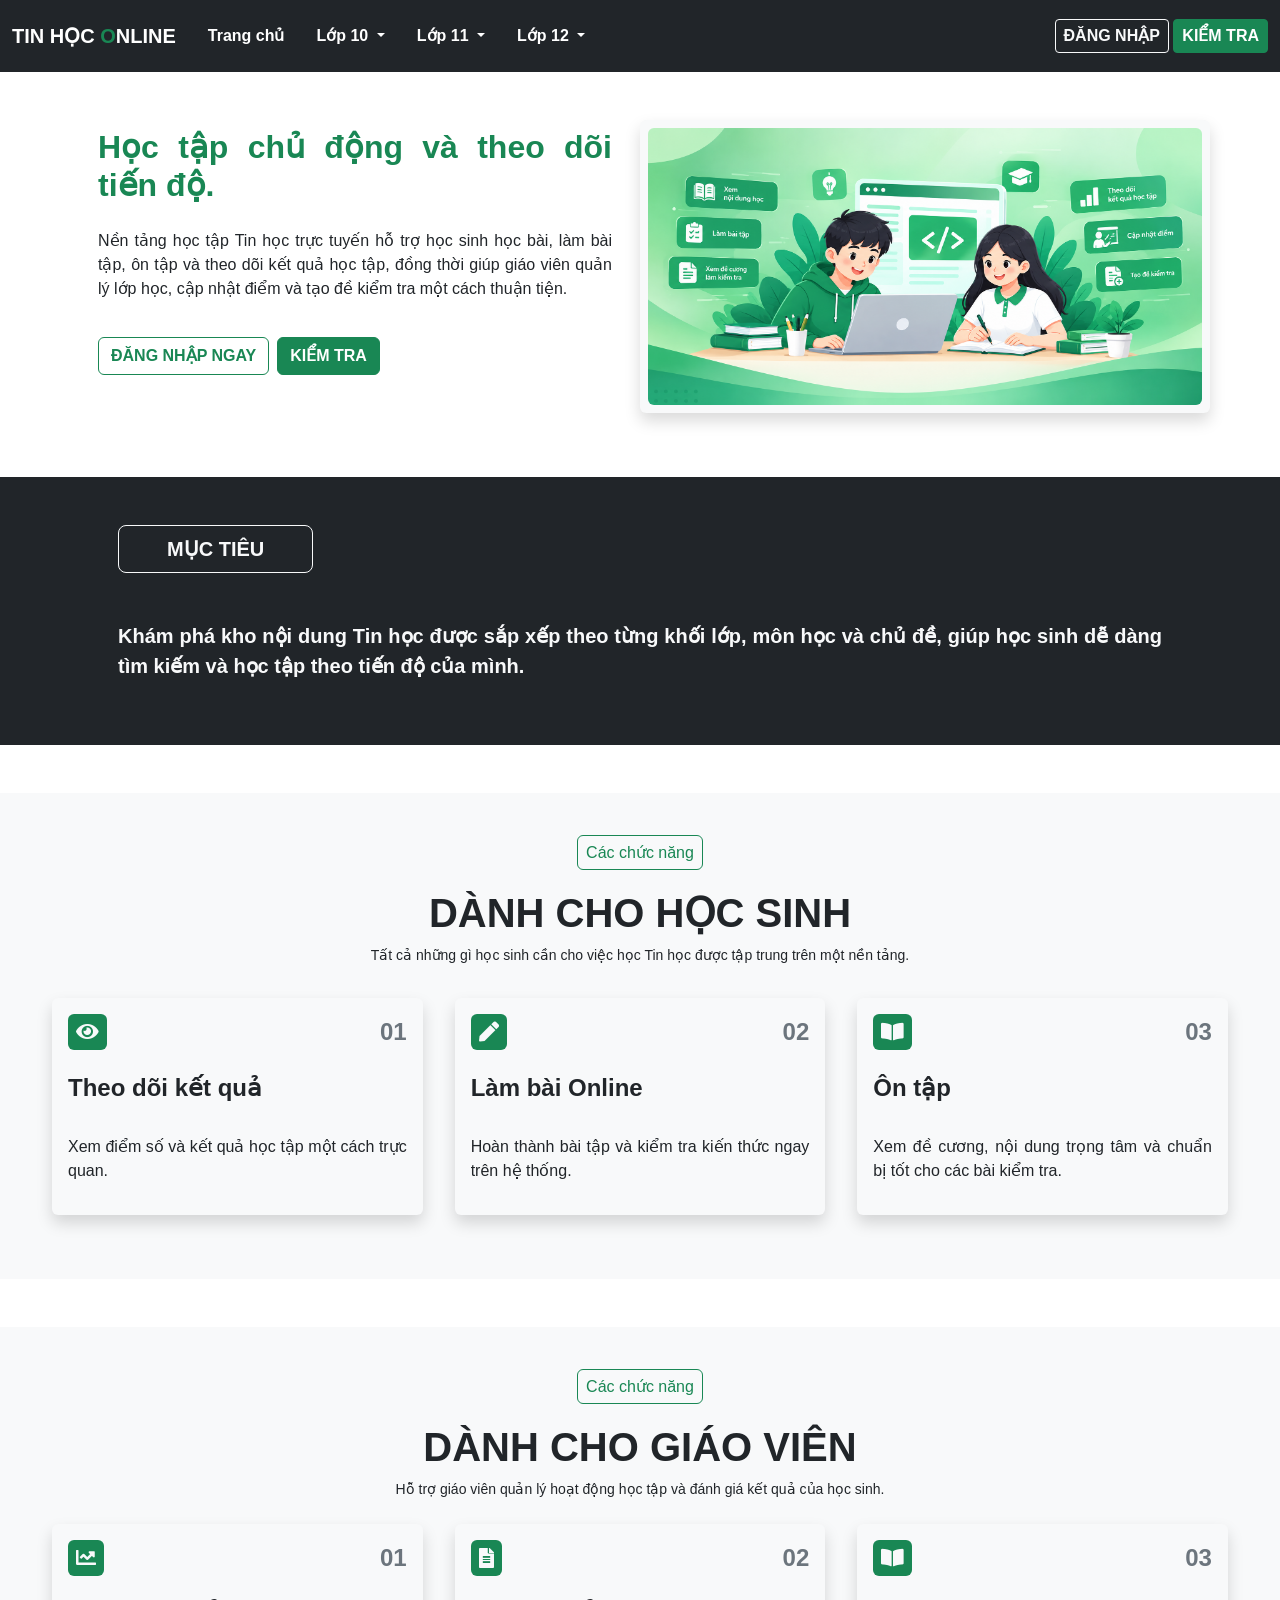
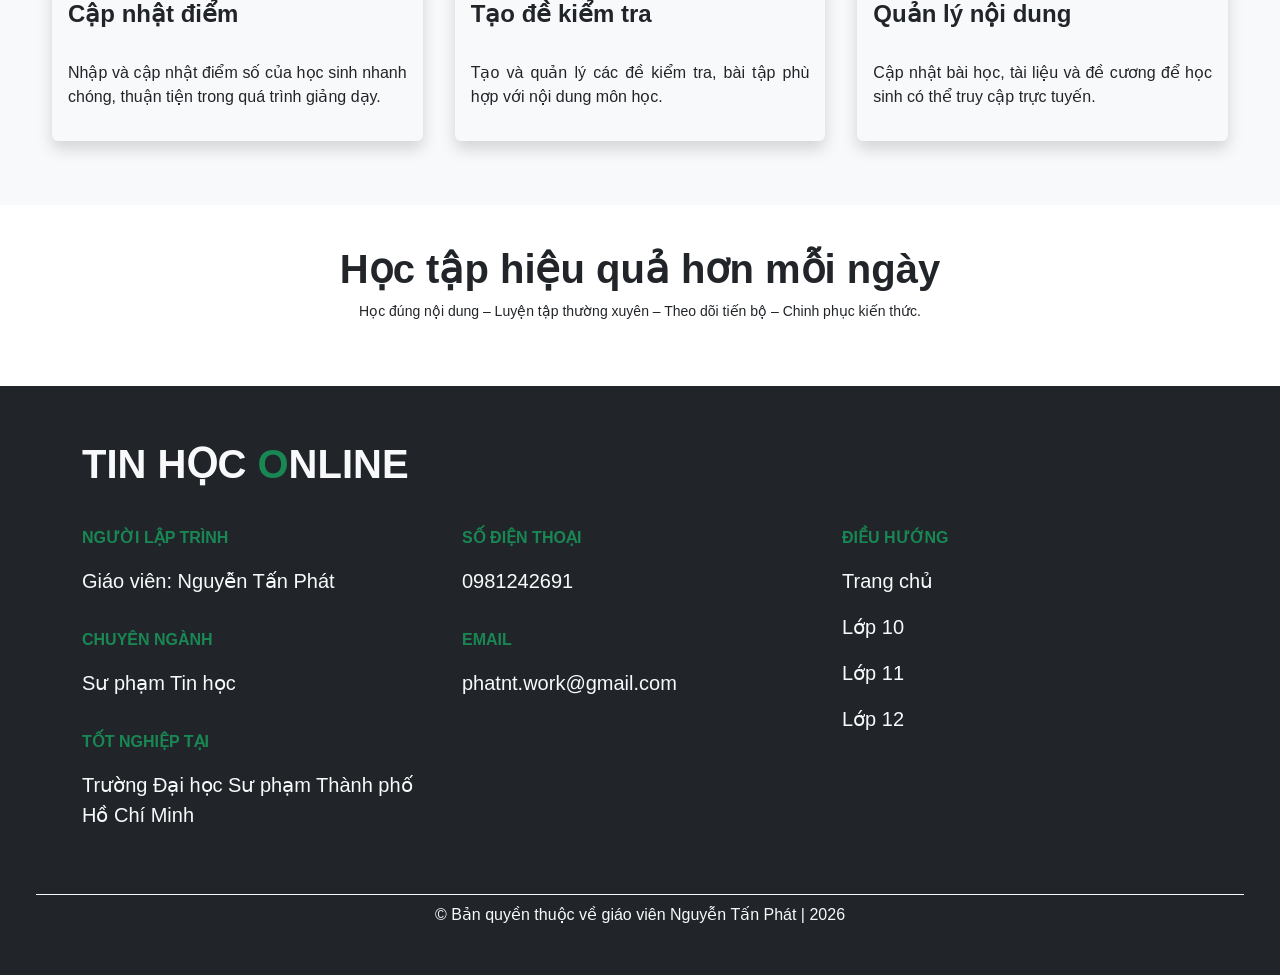
<file: index.html>
<!doctype html>
<html lang="en">
<head>
    <meta charset="utf-8">
    <meta name="viewport" content="width=device-width, initial-scale=1">
    <title>Tin học Online</title>
    <link rel="stylesheet" href="css/index.css">
    <link rel="stylesheet" href="https://cdnjs.cloudflare.com/ajax/libs/font-awesome/5.15.4/css/all.min.css">
    <link href="https://cdn.jsdelivr.net/npm/bootstrap@5.3.8/dist/css/bootstrap.min.css" rel="stylesheet" integrity="sha384-sRIl4kxILFvY47J16cr9ZwB07vP4J8+LH7qKQnuqkuIAvNWLzeN8tE5YBujZqJLB" crossorigin="anonymous">
</head>
<body>
    <!-- Start Navbar -->
    <div id="navbar"></div>
    <!-- End Navbar-->

    <!-- Start Introduce -->
    <div id="introduce"></div>
    <!-- End Introduce -->

    <!-- Start Footer -->
    <div id="footer"></div>    

    <!-- Login -->
    <div id="login"></div>

    <script src="js/navbar.js"></script>
    <script src="js/login.js"></script>
    <script src="js/footer.js"></script>
    <script src="js/introduce.js"></script>
    <script src="https://cdn.jsdelivr.net/npm/bootstrap@5.3.8/dist/js/bootstrap.bundle.min.js" integrity="sha384-FKyoEForCGlyvwx9Hj09JcYn3nv7wiPVlz7YYwJrWVcXK/BmnVDxM+D2scQbITxI" crossorigin="anonymous"></script>
</body>
</html>
</file>
<file: css/index.css>
* {
    font-family: 'Segoe UI', Tahoma, Geneva, Verdana, sans-serif;
}

.nav-hover {
    border-radius: 5px;
}

.nav-hover:hover {
    background-color: #198754;
    border-radius: 5px;
}

.text-justify {
    text-align: justify;
}
</file>
